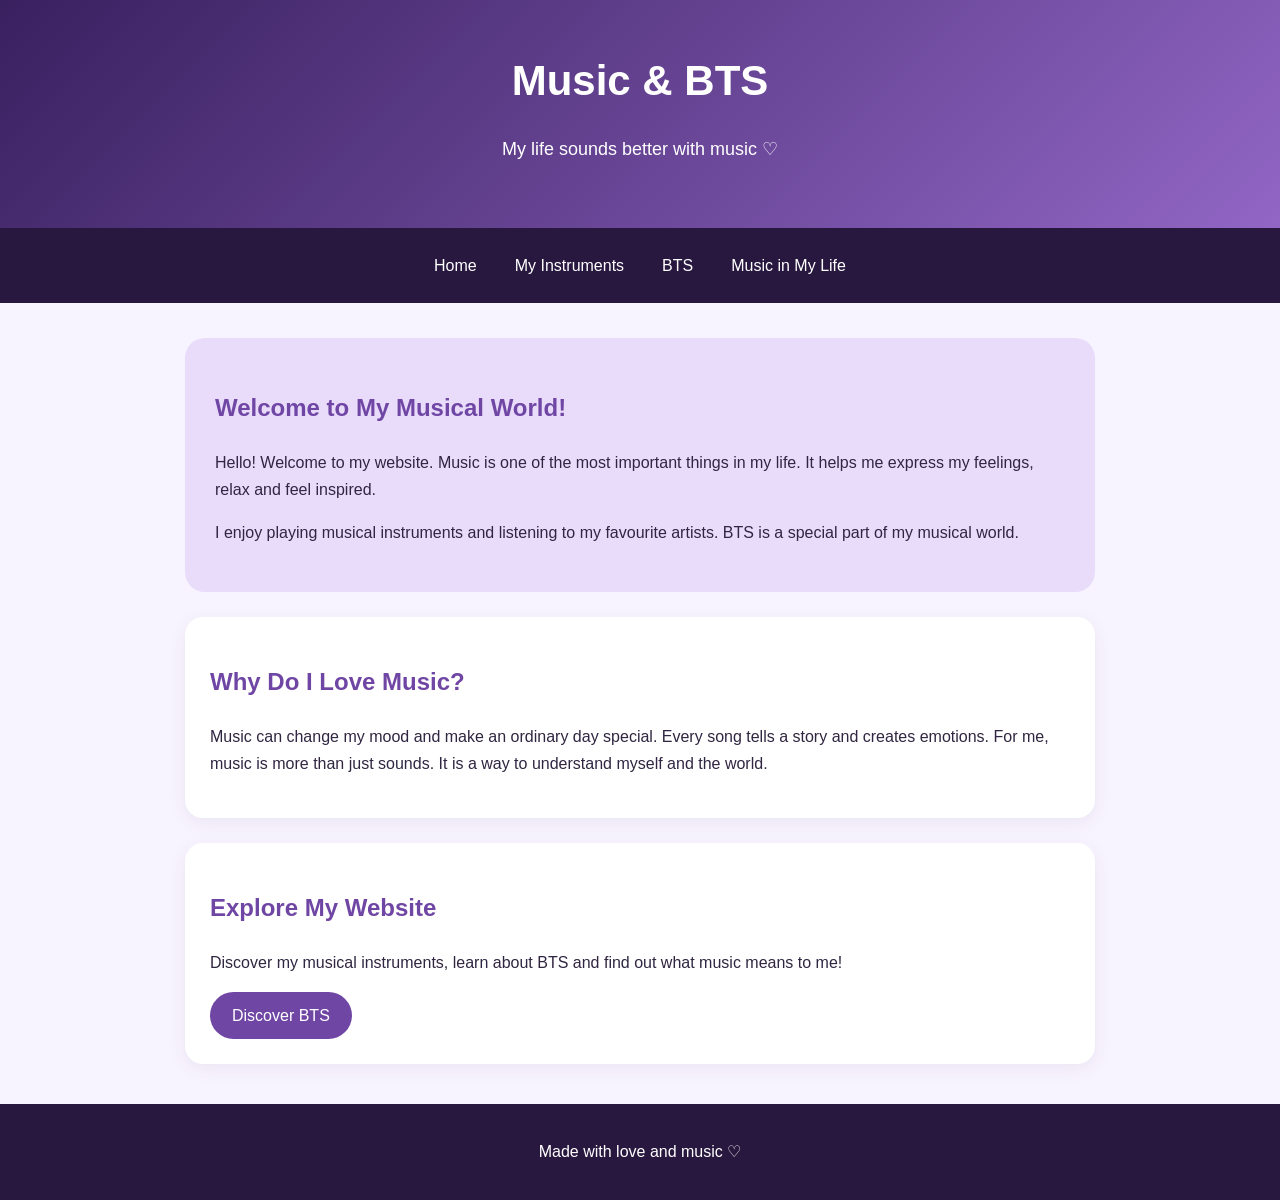
<file: index.html>
<!DOCTYPE html>

<html lang="en">

<head>

    <meta charset="UTF-8">

    <meta name="viewport" content="width=device-width, initial-scale=1.0">

    <title>Music & BTS | Home</title>

    <link rel="stylesheet" href="style.css">

</head>

<body>

    <header>

        <h1>Music & BTS</h1>

        <p>My life sounds better with music ♡</p>

    </header>

    <nav>

        <a href="index.html">Home</a>

        <a href="instruments.html">My Instruments</a>

        <a href="bts.html">BTS</a>

        <a href="my-music.html">Music in My Life</a>

    </nav>

    <main>

        <section class="hero">

            <h2>Welcome to My Musical World!</h2>

            <p>

                Hello! Welcome to my website.

                Music is one of the most important things in my life.

                It helps me express my feelings, relax and feel inspired.

            </p>

            <p>

                I enjoy playing musical instruments and listening

                to my favourite artists. BTS is a special part

                of my musical world.

            </p>

        </section>

        <section class="card">

            <h2>Why Do I Love Music?</h2>

            <p>

                Music can change my mood and make an ordinary day

                special. Every song tells a story and creates emotions.

                For me, music is more than just sounds.

                It is a way to understand myself and the world.

            </p>

        </section>

        <section class="card">

            <h2>Explore My Website</h2>

            <p>

                Discover my musical instruments, learn about BTS

                and find out what music means to me!

            </p>

            <a class="button" href="bts.html">Discover BTS</a>

        </section>

    </main>

    <footer>

        <p>Made with love and music ♡</p>

    </footer>

</body>

</html>
</file>
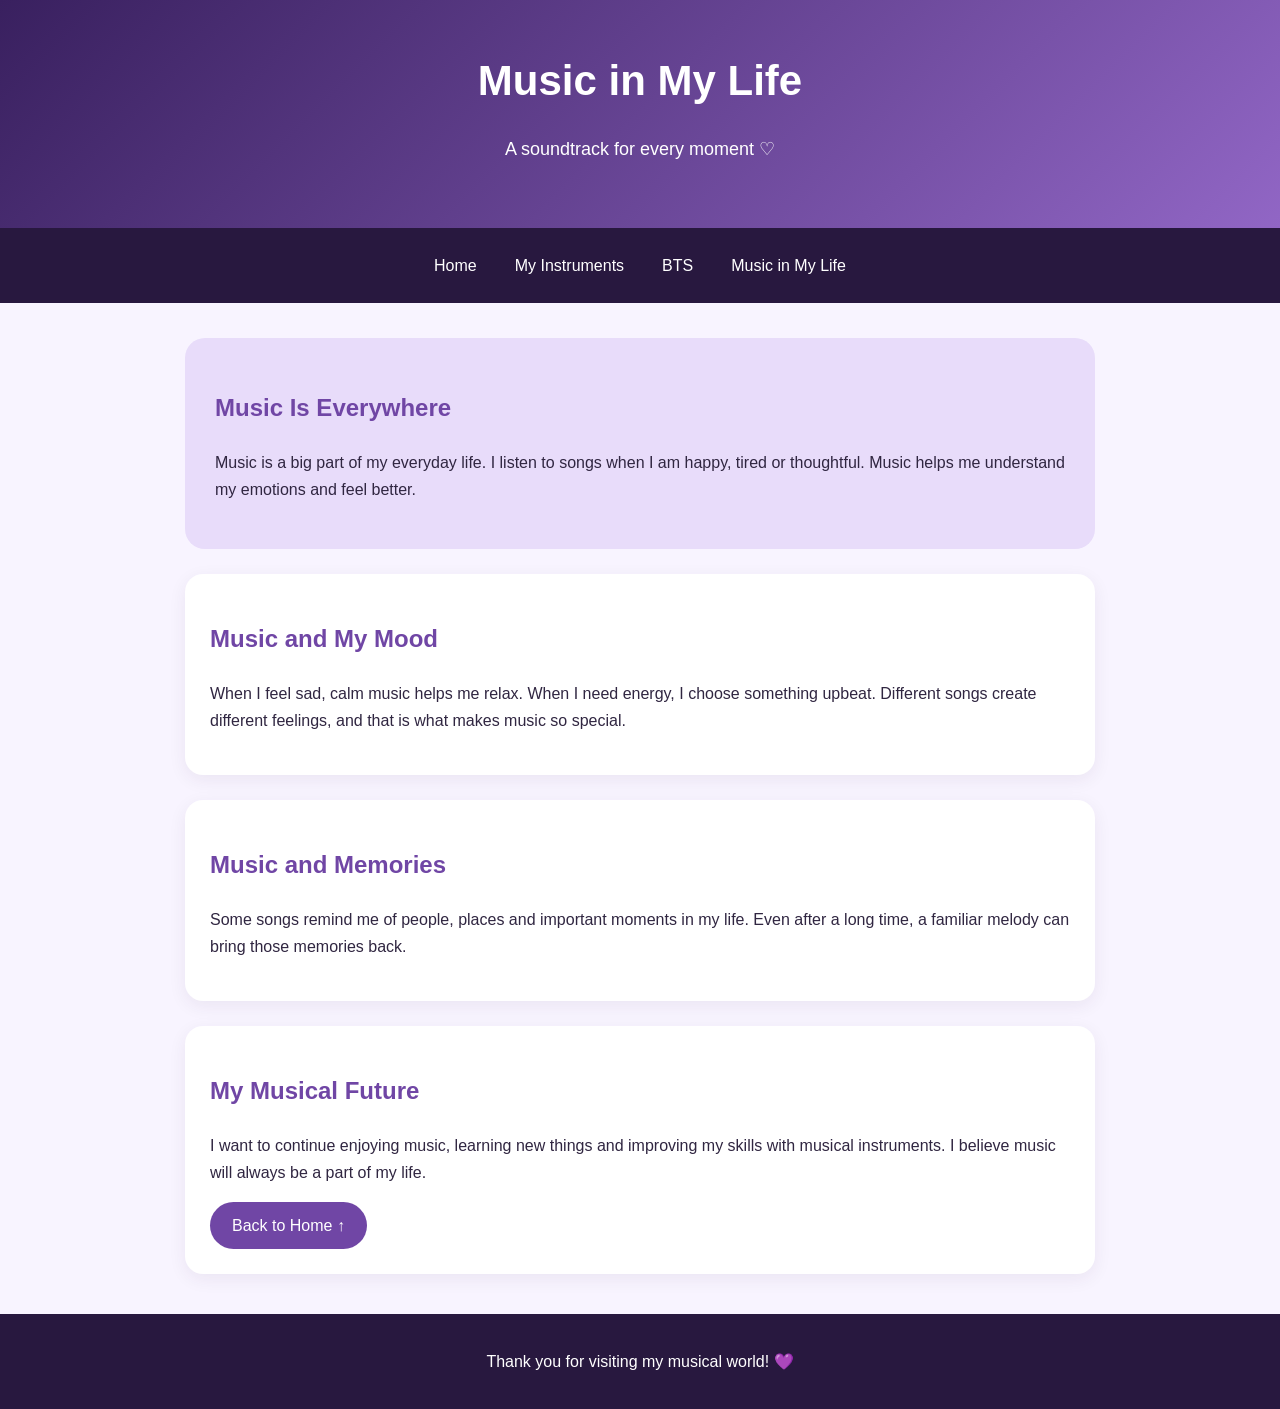
<file: bts.html>
<!DOCTYPE html>

<html lang="en">

<head>

    <meta charset="UTF-8">

    <meta name="viewport" content="width=device-width, initial-scale=1.0">

    <title>Music in My Life | Music & BTS</title>

    <link rel="stylesheet" href="style.css">

</head>

<body>

    <header>

        <h1>Music in My Life</h1>

        <p>A soundtrack for every moment ♡</p>

    </header>

    <nav>

        <a href="index.html">Home</a>

        <a href="instruments.html">My Instruments</a>

        <a href="bts.html">BTS</a>

        <a href="my-music.html">Music in My Life</a>

    </nav>

    <main>

        <section class="hero">

            <h2>Music Is Everywhere</h2>

            <p>

                Music is a big part of my everyday life.

                I listen to songs when I am happy, tired or thoughtful.

                Music helps me understand my emotions and feel better.

            </p>

        </section>

        <section class="card">

            <h2>Music and My Mood</h2>

            <p>

                When I feel sad, calm music helps me relax.

                When I need energy, I choose something upbeat.

                Different songs create different feelings,

                and that is what makes music so special.

            </p>

        </section>

        <section class="card">

            <h2>Music and Memories</h2>

            <p>

                Some songs remind me of people, places and important

                moments in my life. Even after a long time,

                a familiar melody can bring those memories back.

            </p>

        </section>

        <section class="card">

            <h2>My Musical Future</h2>

            <p>

                I want to continue enjoying music, learning new things

                and improving my skills with musical instruments.

                I believe music will always be a part of my life.

            </p>

            <a class="button" href="index.html">Back to Home ↑</a>

        </section>

    </main>

    <footer>

        <p>Thank you for visiting my musical world! 💜</p>

    </footer>

</body>

</html>
</file>
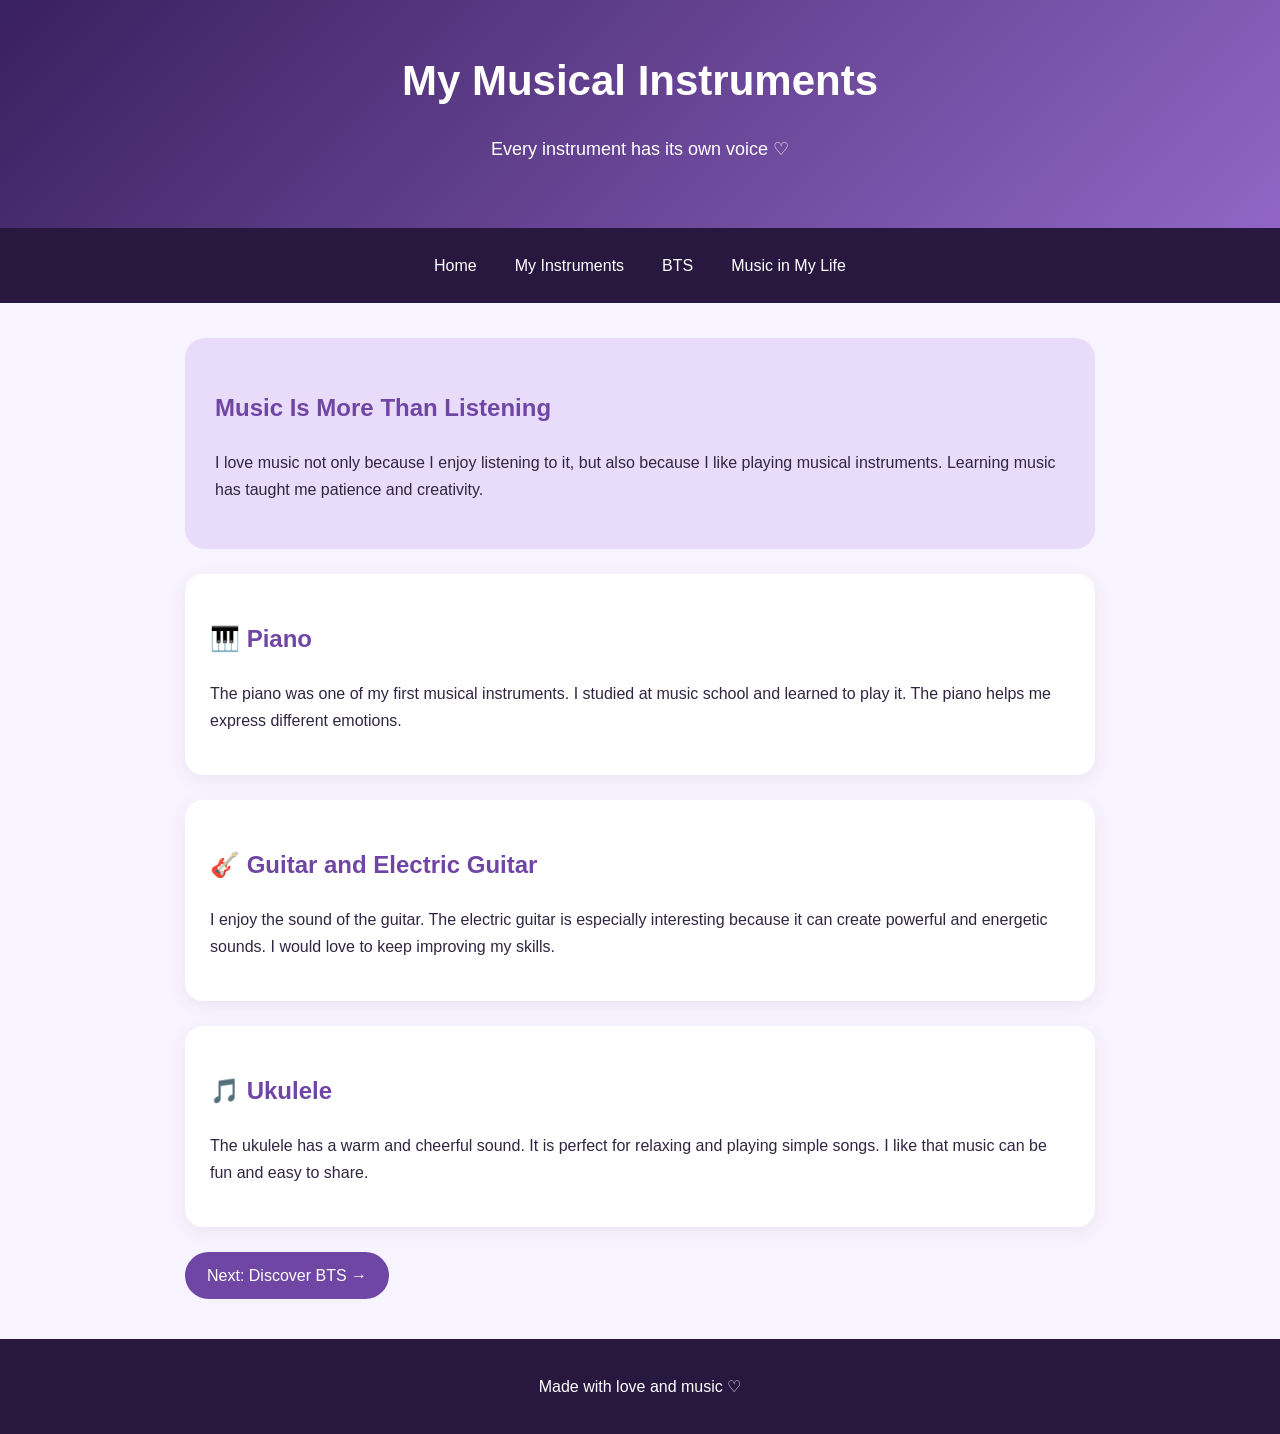
<file: instruments.html>
<!DOCTYPE html>

<html lang="en">

<head>

    <meta charset="UTF-8">

    <meta name="viewport" content="width=device-width, initial-scale=1.0">

    <title>My Instruments | Music & BTS</title>

    <link rel="stylesheet" href="style.css">

</head>

<body>

    <header>

        <h1>My Musical Instruments</h1>

        <p>Every instrument has its own voice ♡</p>

    </header>

    <nav>

        <a href="index.html">Home</a>

        <a href="instruments.html">My Instruments</a>

        <a href="bts.html">BTS</a>

        <a href="my-music.html">Music in My Life</a>

    </nav>

    <main>

        <section class="hero">

            <h2>Music Is More Than Listening</h2>

            <p>

                I love music not only because I enjoy listening to it,

                but also because I like playing musical instruments.

                Learning music has taught me patience and creativity.

            </p>

        </section>

        <section class="card">

            <h2>🎹 Piano</h2>

            <p>

                The piano was one of my first musical instruments.

                I studied at music school and learned to play it.

                The piano helps me express different emotions.

            </p>

        </section>

        <section class="card">

            <h2>🎸 Guitar and Electric Guitar</h2>

            <p>

                I enjoy the sound of the guitar.

                The electric guitar is especially interesting because

                it can create powerful and energetic sounds.

                I would love to keep improving my skills.

            </p>

        </section>

        <section class="card">

            <h2>🎵 Ukulele</h2>

            <p>

                The ukulele has a warm and cheerful sound.

                It is perfect for relaxing and playing simple songs.

                I like that music can be fun and easy to share.

            </p>

        </section>

        <p>

            <a class="button" href="bts.html">Next: Discover BTS →</a>

        </p>

    </main>

    <footer>

        <p>Made with love and music ♡</p>

    </footer>

</body>

</html>
</file>
<file: style.css>
* {
    box-sizing: border-box;
}

body {
    margin: 0;
    font-family: Arial, sans-serif;
    background: #f8f4ff;
    color: #302641;
    line-height: 1.7;
}

header {
    background: linear-gradient(135deg, #39205f, #9166c5);
    color: white;
    text-align: center;
    padding: 45px 20px;
}

header h1 {
    font-size: 42px;
    margin: 0;
}

header p {
    font-size: 18px;
}

nav {
    background: #28183f;
    display: flex;
    justify-content: center;
    flex-wrap: wrap;
    gap: 10px;
    padding: 16px;
}

nav a {
    color: white;
    text-decoration: none;
    padding: 8px 14px;
    border-radius: 20px;
    transition: 0.3s;
}

nav a:hover {
    background: #9166c5;
}

main {
    max-width: 950px;
    margin: 35px auto;
    padding: 0 20px;
}

.hero {
    background: #e8dcfa;
    padding: 30px;
    border-radius: 20px;
    margin-bottom: 25px;
}

.card {
    background: white;
    padding: 25px;
    border-radius: 18px;
    margin-bottom: 25px;
    box-shadow: 0 5px 18px #34204a12;
}

h2 {
    color: #7046a5;
}

.button {
    display: inline-block;
    background: #7046a5;
    color: white;
    padding: 10px 22px;
    border-radius: 25px;
    text-decoration: none;
}

.button:hover {
    background: #39205f;
}

footer {
    background: #28183f;
    color: white;
    text-align: center;
    padding: 18px;
    margin-top: 40px;
}

@media (max-width: 600px) {
    header h1 {
        font-size: 32px;
    }

    .hero, .card {
        padding: 20px;
    }
}
</file>
